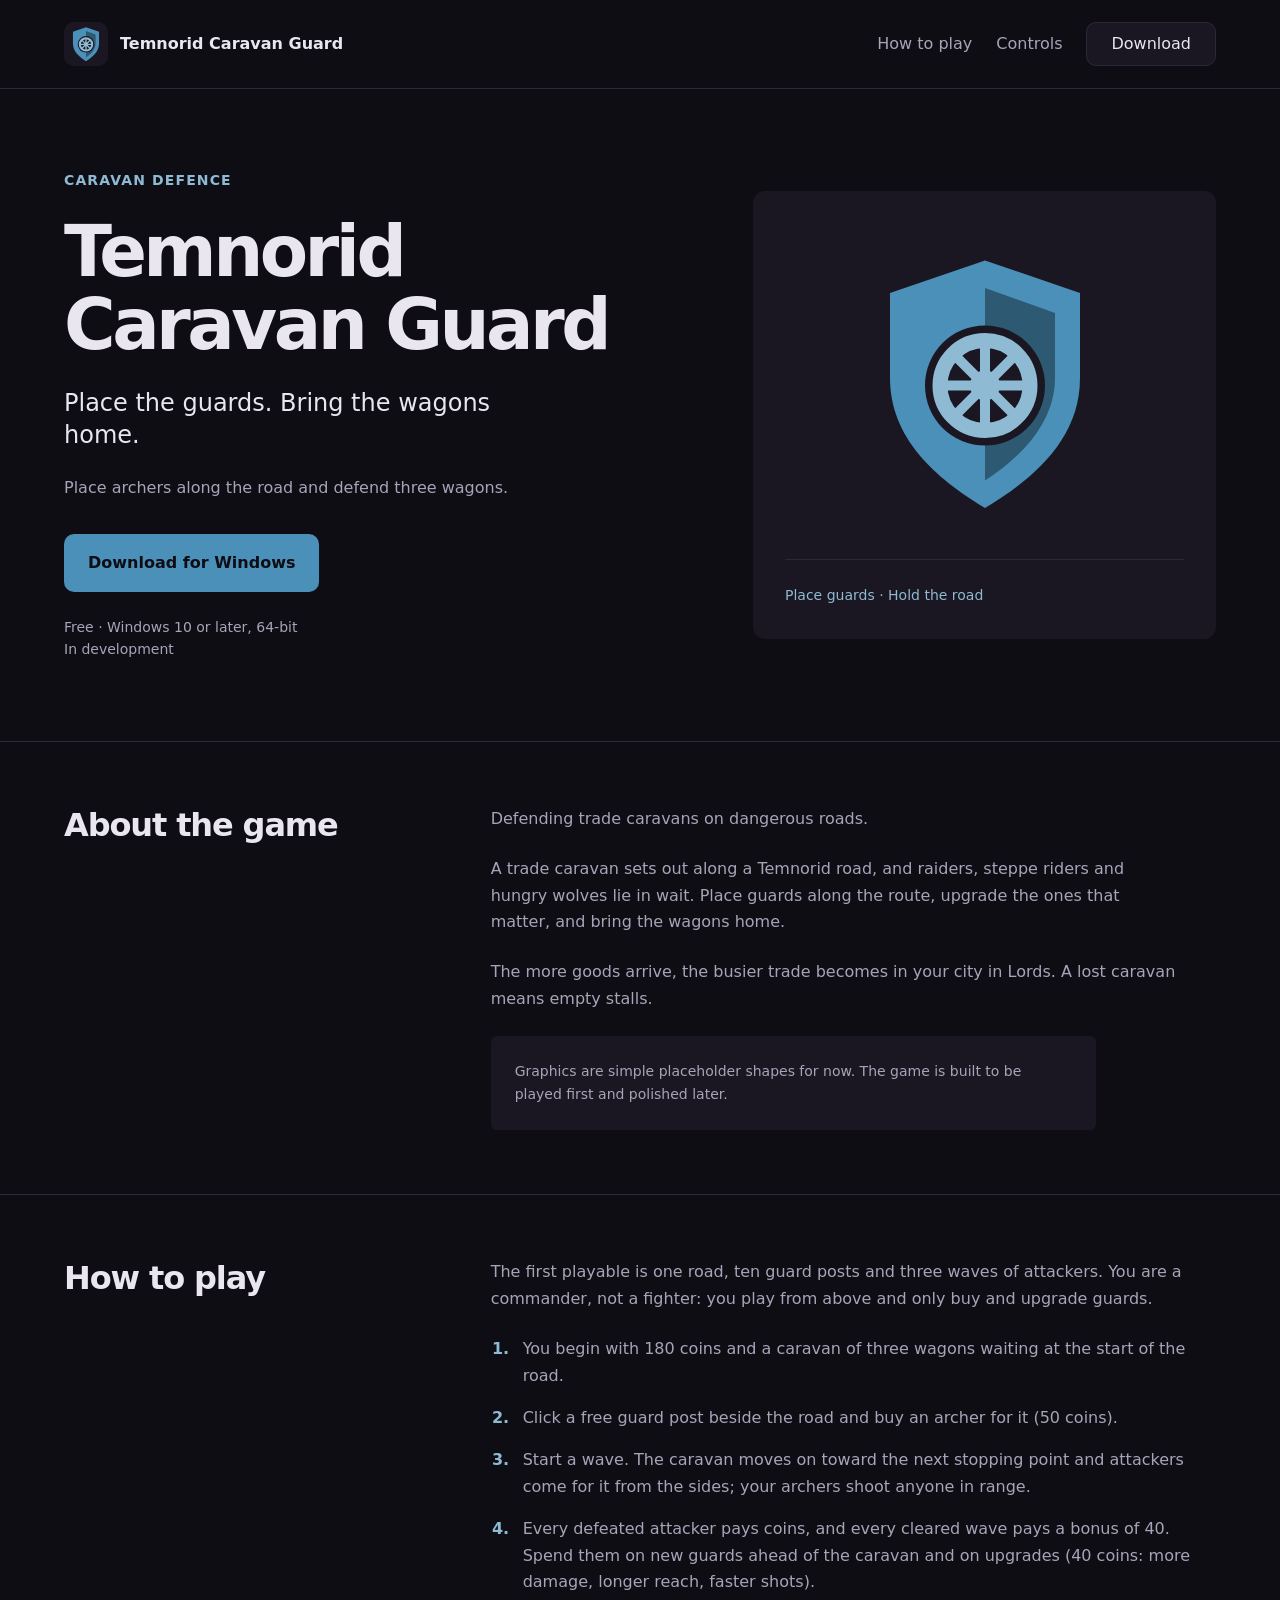
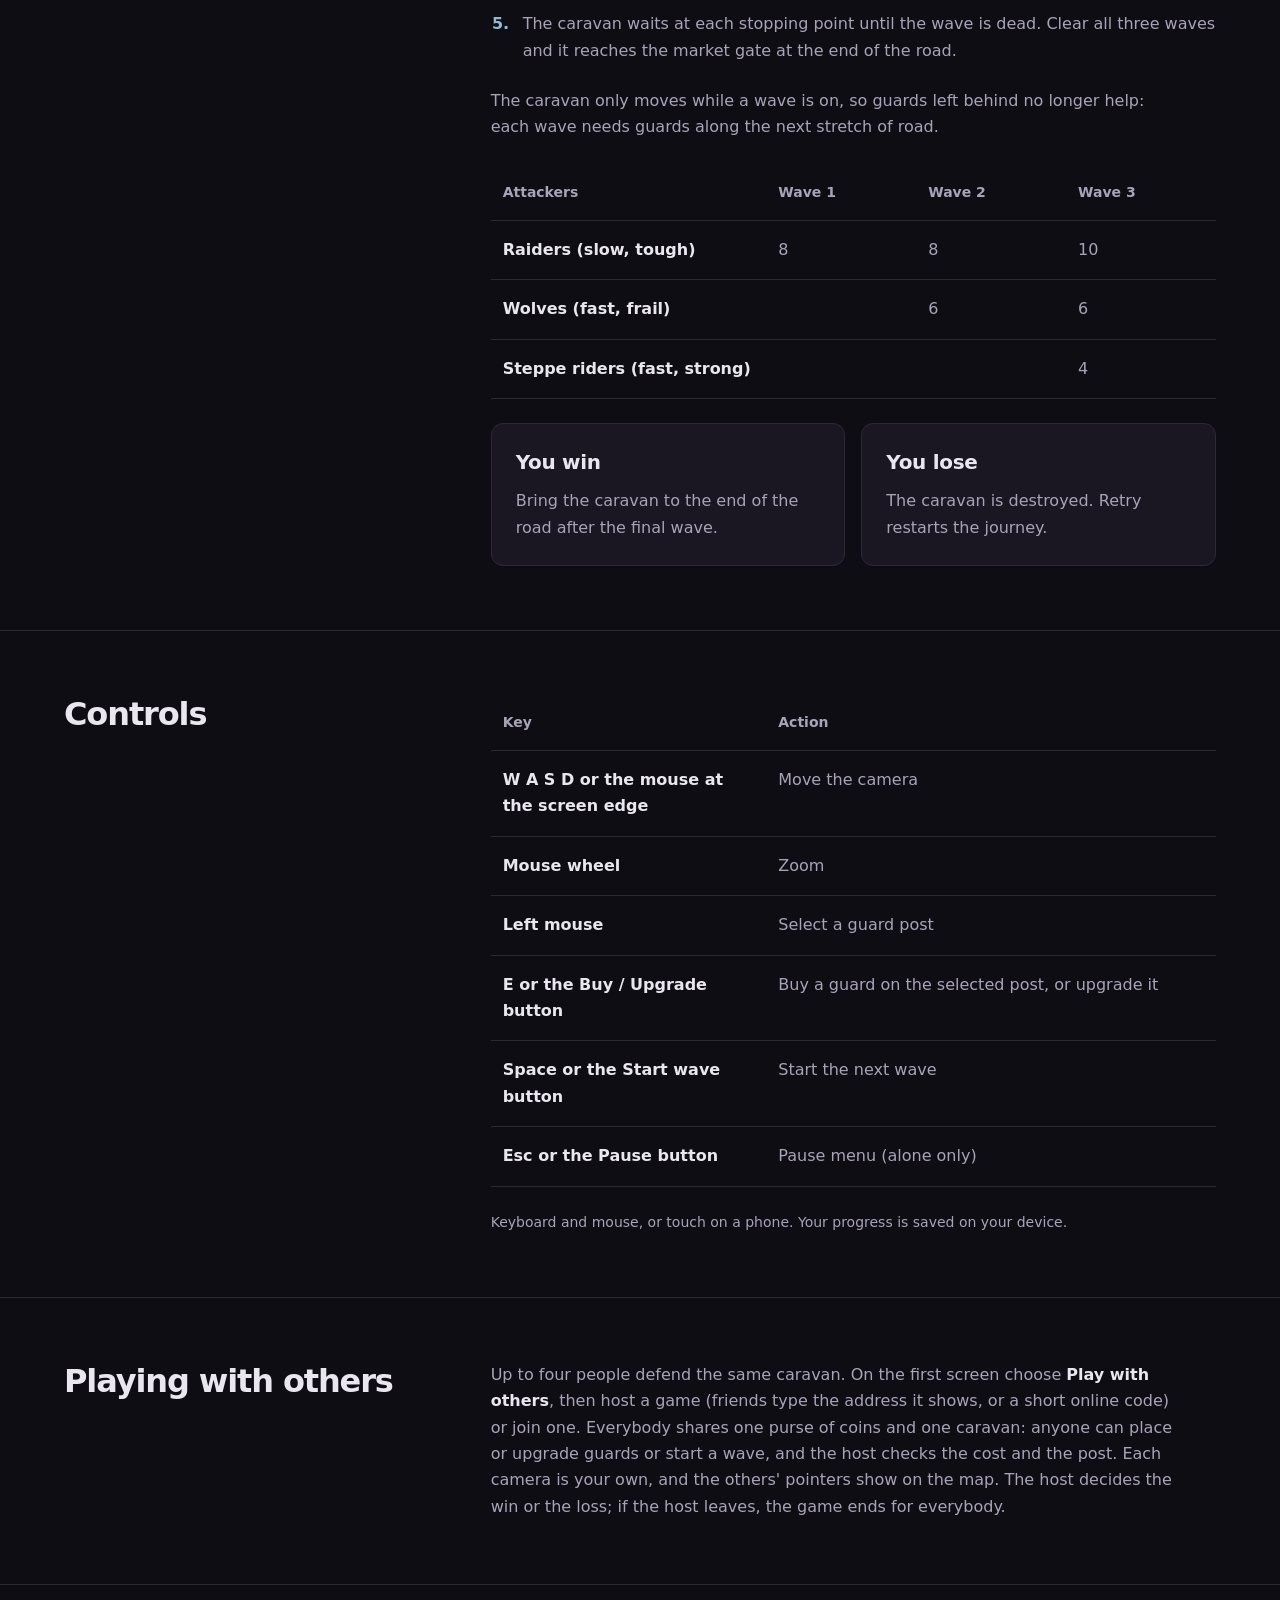
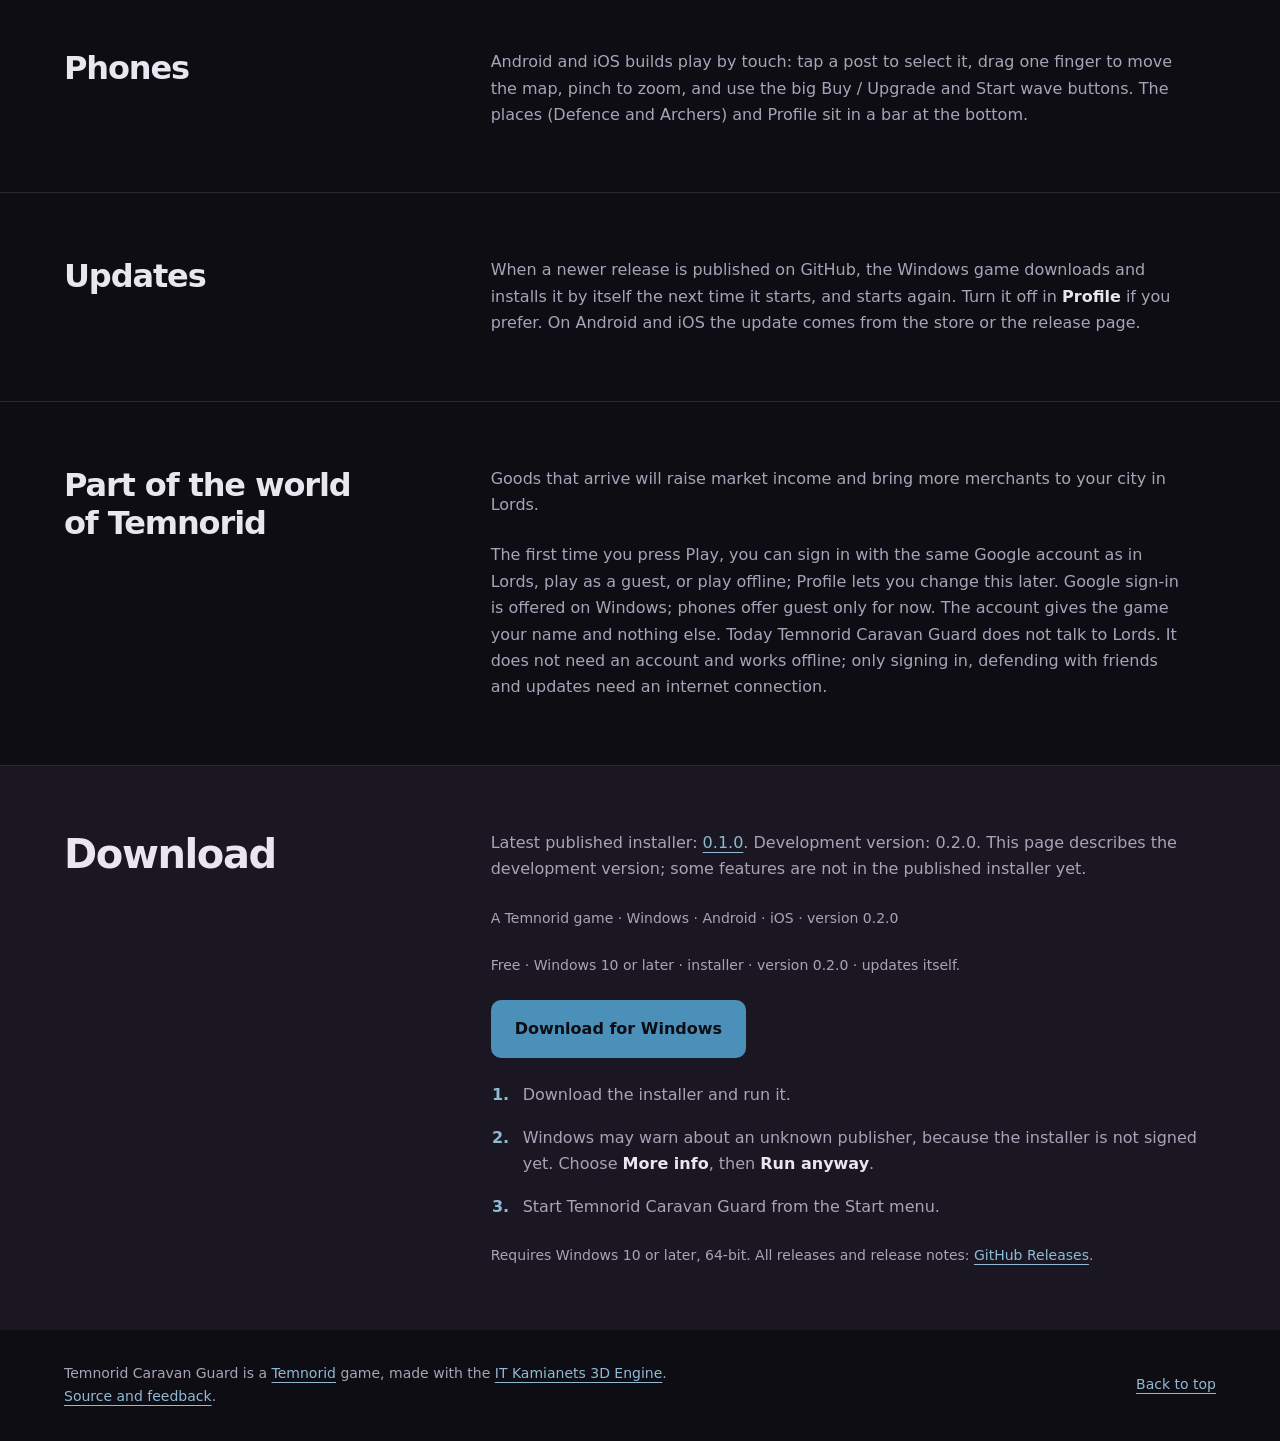
<file: docs/index.html>
<!doctype html>
<html lang="en">
<head>
	<meta charset="utf-8">
	<meta name="viewport" content="width=device-width, initial-scale=1">
	<title>Temnorid Caravan Guard</title>
	<meta name="description" content="Defend a trade caravan in Temnorid Caravan Guard. Place and upgrade archers along the road, survive three waves, and play alone or with friends.">
	<link rel="canonical" href="https://caravan-guard.temnorid.com/">
	<link rel="icon" href="/favicon.ico" sizes="16x16 32x32 48x48">
	<link rel="icon" type="image/png" href="/favicon.png" sizes="48x48">
	<link rel="icon" type="image/svg+xml" href="/favicon.svg" sizes="any">
	<link rel="apple-touch-icon" href="/apple-touch-icon.png" sizes="180x180">
	<meta property="og:type" content="website">
	<meta property="og:site_name" content="Temnorid Caravan Guard">
	<meta property="og:title" content="Temnorid Caravan Guard">
	<meta property="og:description" content="Defend a trade caravan in Temnorid Caravan Guard. Place and upgrade archers along the road, survive three waves, and play alone or with friends.">
	<meta property="og:url" content="https://caravan-guard.temnorid.com/">
	<meta property="og:locale" content="en_US">
	<meta property="og:image" content="https://caravan-guard.temnorid.com/seo-image.png">
	<meta property="og:image:type" content="image/png">
	<meta property="og:image:width" content="1200">
	<meta property="og:image:height" content="630">
	<meta property="og:image:alt" content="Temnorid Caravan Guard — Place guards · Hold the road">
	<meta name="twitter:card" content="summary_large_image">
	<meta name="twitter:title" content="Temnorid Caravan Guard">
	<meta name="twitter:description" content="Defend a trade caravan in Temnorid Caravan Guard. Place and upgrade archers along the road, survive three waves, and play alone or with friends.">
	<meta name="twitter:image" content="https://caravan-guard.temnorid.com/seo-image.png">
	<meta name="twitter:image:alt" content="Temnorid Caravan Guard — Place guards · Hold the road">
	<meta name="theme-color" content="#0f0d14">
	<script type="application/ld+json">
{
  "@context": "https://schema.org",
  "@graph": [
    {
      "@type": "WebSite",
      "@id": "https://caravan-guard.temnorid.com/#website",
      "name": "Temnorid Caravan Guard",
      "url": "https://caravan-guard.temnorid.com/",
      "inLanguage": "en",
      "image": "https://caravan-guard.temnorid.com/seo-image.png",
      "about": {
        "@id": "https://caravan-guard.temnorid.com/#game"
      }
    },
    {
      "@type": "WebPage",
      "@id": "https://caravan-guard.temnorid.com/#webpage",
      "name": "Temnorid Caravan Guard",
      "url": "https://caravan-guard.temnorid.com/",
      "description": "Defend a trade caravan in Temnorid Caravan Guard. Place and upgrade archers along the road, survive three waves, and play alone or with friends.",
      "isPartOf": {
        "@id": "https://caravan-guard.temnorid.com/#website"
      },
      "about": {
        "@id": "https://caravan-guard.temnorid.com/#game"
      },
      "primaryImageOfPage": {
        "@type": "ImageObject",
        "url": "https://caravan-guard.temnorid.com/seo-image.png",
        "width": 1200,
        "height": 630
      }
    },
    {
      "@type": "VideoGame",
      "@id": "https://caravan-guard.temnorid.com/#game",
      "name": "Temnorid Caravan Guard",
      "url": "https://caravan-guard.temnorid.com/",
      "description": "Defend a trade caravan in Temnorid Caravan Guard. Place and upgrade archers along the road, survive three waves, and play alone or with friends.",
      "image": "https://caravan-guard.temnorid.com/seo-image.png",
      "thumbnailUrl": "https://caravan-guard.temnorid.com/logo.png",
      "genre": "Strategy",
      "gamePlatform": "Windows",
      "operatingSystem": "Windows 10 or later, 64-bit",
      "softwareVersion": "0.1.0",
      "downloadUrl": "https://github.com/WebArtWork/caravan-guard.temnorid.com/releases/latest/download/Temnorid-CaravanGuard-Setup.exe",
      "releaseNotes": "https://github.com/WebArtWork/caravan-guard.temnorid.com/releases/tag/v0.1.0",
      "isAccessibleForFree": true,
      "inLanguage": "en",
      "publisher": {
        "@type": "Organization",
        "name": "Temnorid",
        "url": "https://temnorid.com/"
      }
    }
  ]
}
</script>
	<link rel="stylesheet" href="./site.css">
</head>
<body>
<a class="skip-link" href="#main">Skip to content</a>
	<header class="site">
		<div class="wrap">
			<a class="brand" href="./"><img src="./logo.svg" alt="" width="44" height="44">Temnorid Caravan Guard</a>
			<nav aria-label="Main">
				<a href="#play">How to play</a>
				<a href="#controls">Controls</a>
				<a href="#download">Download</a>
			</nav>
		</div>
	</header>

	<main id="main" tabindex="-1">
		<div class="hero"><div class="wrap hero-grid"><div class="hero-copy">
				<p class="eyebrow">Caravan defence</p>
				<h1>Temnorid Caravan Guard</h1>
				<p class="tagline">Place the guards. Bring the wagons home.</p>
				<p class="lead">Place archers along the road and defend three wagons.</p>
				<a class="btn" href="https://github.com/WebArtWork/caravan-guard.temnorid.com/releases/latest/download/Temnorid-CaravanGuard-Setup.exe">Download for Windows</a>
				<p class="fine">Free · Windows 10 or later, 64-bit<br>In development</p>
			</div><figure class="brand-art"><img src="./logo.svg" alt="" width="1024" height="1024"><figcaption>Place guards · Hold the road</figcaption></figure></div></div>

		<section id="about" aria-labelledby="about-title"><div class="wrap section-grid"><div class="section-intro"><h2 id="about-title">About the game</h2></div><div class="section-body"><p>Defending trade caravans on dangerous roads.</p>
				<p>A trade caravan sets out along a Temnorid road, and raiders, steppe riders and hungry wolves lie in wait. Place guards along the route, upgrade the ones that matter, and bring the wagons home.</p>
				<p>The more goods arrive, the busier trade becomes in your city in Lords. A lost caravan means empty stalls.</p>
				<p class="note">Graphics are simple placeholder shapes for now. The game is built to be played first and polished later.</p>
			</div></div></section>

		<section id="play" aria-labelledby="play-title"><div class="wrap section-grid"><div class="section-intro"><h2 id="play-title">How to play</h2></div><div class="section-body">
				<p>The first playable is one road, ten guard posts and three waves of attackers. You are a commander, not a fighter: you play from above and only buy and upgrade guards.</p>
				<ol>
						<li>You begin with 180 coins and a caravan of three wagons waiting at the start of the road.</li>
						<li>Click a free guard post beside the road and buy an archer for it (50 coins).</li>
						<li>Start a wave. The caravan moves on toward the next stopping point and attackers come for it from the sides; your archers shoot anyone in range.</li>
						<li>Every defeated attacker pays coins, and every cleared wave pays a bonus of 40. Spend them on new guards ahead of the caravan and on upgrades (40 coins: more damage, longer reach, faster shots).</li>
						<li>The caravan waits at each stopping point until the wave is dead. Clear all three waves and it reaches the market gate at the end of the road.</li>
					</ol>
					<p>The caravan only moves while a wave is on, so guards left behind no longer help: each wave needs guards along the next stretch of road.</p>
					<table>
						<thead><tr><th scope="col">Attackers</th><th scope="col">Wave 1</th><th scope="col">Wave 2</th><th scope="col">Wave 3</th></tr></thead>
						<tbody>
							<tr><td>Raiders (slow, tough)</td><td>8</td><td>8</td><td>10</td></tr>
							<tr><td>Wolves (fast, frail)</td><td></td><td>6</td><td>6</td></tr>
							<tr><td>Steppe riders (fast, strong)</td><td></td><td></td><td>4</td></tr>
						</tbody>
					</table>
				<div class="cards">
					<div class="card"><h3>You win</h3><p>Bring the caravan to the end of the road after the final wave.</p></div>
					<div class="card"><h3>You lose</h3><p>The caravan is destroyed. Retry restarts the journey.</p></div>
				</div>
			</div></div></section>

		<section id="controls" aria-labelledby="controls-title"><div class="wrap section-grid"><div class="section-intro"><h2 id="controls-title">Controls</h2></div><div class="section-body">
				<table>
					<thead><tr><th scope="col">Key</th><th scope="col">Action</th></tr></thead>
					<tbody>
						<tr><td>W A S D or the mouse at the screen edge</td><td>Move the camera</td></tr>
						<tr><td>Mouse wheel</td><td>Zoom</td></tr>
						<tr><td>Left mouse</td><td>Select a guard post</td></tr>
							<tr><td>E or the Buy / Upgrade button</td><td>Buy a guard on the selected post, or upgrade it</td></tr>
						<tr><td>Space or the Start wave button</td><td>Start the next wave</td></tr>
						<tr><td>Esc or the Pause button</td><td>Pause menu (alone only)</td></tr>
					</tbody>
				</table>
				<p class="fine">Keyboard and mouse, or touch on a phone. Your progress is saved on your device.</p>
			</div></div></section>

		<section id="others" aria-labelledby="others-title"><div class="wrap section-grid"><div class="section-intro"><h2 id="others-title">Playing with others</h2></div><div class="section-body">
				<p>Up to four people defend the same caravan. On the first screen choose <strong>Play with others</strong>, then host a game (friends type the address it shows, or a short online code) or join one. Everybody shares one purse of coins and one caravan: anyone can place or upgrade guards or start a wave, and the host checks the cost and the post. Each camera is your own, and the others' pointers show on the map. The host decides the win or the loss; if the host leaves, the game ends for everybody.</p>
			</div></div></section>

		<section id="phones" aria-labelledby="phones-title"><div class="wrap section-grid"><div class="section-intro"><h2 id="phones-title">Phones</h2></div><div class="section-body">
				<p>Android and iOS builds play by touch: tap a post to select it, drag one finger to move the map, pinch to zoom, and use the big Buy / Upgrade and Start wave buttons. The places (Defence and Archers) and Profile sit in a bar at the bottom.</p>
			</div></div></section>

		<section id="updates" aria-labelledby="updates-title"><div class="wrap section-grid"><div class="section-intro"><h2 id="updates-title">Updates</h2></div><div class="section-body">
				<p>When a newer release is published on GitHub, the Windows game downloads and installs it by itself the next time it starts, and starts again. Turn it off in <strong>Profile</strong> if you prefer. On Android and iOS the update comes from the store or the release page.</p>
			</div></div></section>

		<section id="lords" aria-labelledby="lords-title"><div class="wrap section-grid"><div class="section-intro"><h2 id="lords-title">Part of the world of Temnorid</h2></div><div class="section-body">
				<p>Goods that arrive will raise market income and bring more merchants to your city in Lords.</p>
				<p>The first time you press Play, you can sign in with the same Google account as in Lords, play as a guest, or play offline; Profile lets you change this later. Google sign-in is offered on Windows; phones offer guest only for now. The account gives the game your name and nothing else. Today Temnorid Caravan Guard does not talk to Lords. It does not need an account and works offline; only signing in, defending with friends and updates need an internet connection.</p>
			</div></div></section>

		<section id="download" aria-labelledby="download-title"><div class="wrap section-grid"><div class="section-intro"><h2 id="download-title">Download</h2></div><div class="section-body"><p class="release-status">Latest published installer: <a href="https://github.com/WebArtWork/caravan-guard.temnorid.com/releases/tag/v0.1.0">0.1.0</a>. Development version: 0.2.0. This page describes the development version; some features are not in the published installer yet.</p><p class="release-meta">A Temnorid game · Windows · Android · iOS · version 0.2.0</p><p class="fine">Free · Windows 10 or later · installer · version 0.2.0 · updates itself. </p>
				<p><a class="btn" href="https://github.com/WebArtWork/caravan-guard.temnorid.com/releases/latest/download/Temnorid-CaravanGuard-Setup.exe">Download for Windows</a></p>
				<ol>
					<li>Download the installer and run it.</li>
					<li>Windows may warn about an unknown publisher, because the installer is not signed yet. Choose <strong>More info</strong>, then <strong>Run anyway</strong>.</li>
					<li>Start Temnorid Caravan Guard from the Start menu.</li>
				</ol>
				<p class="fine">Requires Windows 10 or later, 64-bit. All releases and release notes: <a href="https://github.com/WebArtWork/caravan-guard.temnorid.com/releases">GitHub Releases</a>.</p>
			</div></div></section>
	</main>

	<footer>
		<div class="wrap">
			<p>Temnorid Caravan Guard is a <a href="https://temnorid.com">Temnorid</a> game, made with the <a href="https://3d.itkamianets.com">IT Kamianets 3D Engine</a>. <a href="https://github.com/WebArtWork/caravan-guard.temnorid.com">Source and feedback</a>.</p>
		<a class="back-top" href="#main">Back to top</a></div>
	</footer>
</body>
</html>
</file>
<file: docs/site.css>
:root { --accent: #4a90b8; --bg: #0f0d14; --panel: #1a1722; --line: #2d2838; --text: #e9e6f0; --muted: #a9a3b8; --accent-soft: #8fbad3; --button-text: #0f0d14; }

:root { color-scheme: dark; --radius: .75rem; }
* { box-sizing: border-box; }
html { scroll-padding-top: 7rem; }
body { margin: 0; background: var(--bg); color: var(--text); font: 1rem/1.65 system-ui,-apple-system,"Segoe UI",Roboto,sans-serif; }
a { color: var(--accent-soft); text-underline-offset: .25rem; }
a:hover { color: var(--text); }
:focus-visible { outline: .125rem solid var(--accent-soft); outline-offset: .25rem; }
::selection { background: var(--accent); color: var(--button-text); }
.wrap { width: min(100% - 3rem,72rem); margin-inline: auto; }
.skip-link { position: absolute; top: -6rem; left: 1.5rem; z-index: 4; background: var(--accent); color: var(--button-text); padding: .75rem 1.5rem; border-radius: .625rem; }
.skip-link:focus { top: 1rem; }
header.site { position: sticky; top: 0; z-index: 2; background: var(--bg); border-bottom: .0625rem solid var(--line); }
header.site .wrap { display: flex; align-items: center; justify-content: space-between; min-height: 5.5rem; gap: 1.5rem; }
.brand { display: inline-flex; align-items: center; gap: .75rem; font-weight: 700; text-decoration: none; color: var(--text); min-height: 2.75rem; }
.brand img { width: 2.75rem; height: 2.75rem; border-radius: .625rem; flex: none; }
nav { display: flex; align-items: center; gap: 1.5rem; }
nav a { display: inline-flex; align-items: center; justify-content: center; min-height: 2.75rem; text-decoration: none; color: var(--muted); }
nav a:last-child { border: .0625rem solid var(--line); border-radius: .625rem; background: var(--panel); color: var(--text); padding-inline: 1.5rem; }
nav a:last-child:hover { border-color: var(--accent); }
h1,h2,h3,p,figure { margin: 0; }
h1,h2,h3 { text-wrap: balance; }
.hero { padding-block: 5rem; }
.hero-grid { display: grid; grid-template-columns: minmax(0,1.35fr) minmax(0,1fr); align-items: center; gap: 4rem; }
.eyebrow { color: var(--accent-soft); font-size: .875rem; font-weight: 600; letter-spacing: .08em; text-transform: uppercase; margin-bottom: 1.5rem; }
h1 { font-size: clamp(3rem,5.5vw,5rem); line-height: 1.04; letter-spacing: -.05em; font-weight: 700; }
.tagline { font-size: 1.5rem; line-height: 1.35; margin-top: 1.5rem; max-width: 30ch; }
.lead { color: var(--muted); max-width: 48ch; margin-top: 1.5rem; }
.hero .btn { margin-top: 2rem; }
.btn { display: inline-flex; align-items: center; justify-content: center; min-height: 3.5rem; padding: 1rem 1.5rem; border-radius: .625rem; background: var(--accent); color: var(--button-text); font-weight: 700; text-decoration: none; text-align: center; max-width: 100%; overflow-wrap: anywhere; }
.btn:hover { background: var(--accent-soft); color: var(--bg); }
.fine { font-size: .875rem; color: var(--muted); line-height: 1.6; }
.hero .fine { margin-top: 1.5rem; }
.brand-art { background: var(--panel); padding: 2rem; border-radius: var(--radius); }
.brand-art img { display: block; width: 100%; max-width: 20rem; height: auto; margin-inline: auto; }
.brand-art figcaption { font-size: .875rem; color: var(--accent-soft); border-top: .0625rem solid var(--line); padding-top: 1.5rem; margin-top: 1rem; }
section { padding-block: 4rem; border-top: .0625rem solid var(--line); }
.section-grid { display: grid; grid-template-columns: minmax(0,1fr) minmax(0,2fr); gap: 4rem; align-items: start; }
h2 { font-size: 2rem; line-height: 1.2; letter-spacing: -.035em; }
h3 { font-size: 1.25rem; line-height: 1.4; font-weight: 600; letter-spacing: -.015em; }
.section-body { min-width: 0; }
.section-body > * + * { margin-top: 1.5rem; }
.section-body > h3 { margin-top: 2rem; }
.section-body p { max-width: 68ch; color: var(--muted); }
.section-body strong { color: var(--text); font-weight: 600; }
ol,ul { padding-left: 1.5rem; margin: 0; color: var(--muted); }
li { padding-left: .25rem; margin-bottom: .75rem; }
li::marker { color: var(--accent-soft); font-weight: 600; }
ol li { padding-left: .5rem; margin-bottom: 1rem; }
.cards { display: grid; grid-template-columns: repeat(auto-fit,minmax(min(100%,15rem),1fr)); gap: 1rem; }
.card { display: flex; flex-direction: column; padding: 1.5rem; background: var(--panel); border: .0625rem solid var(--line); border-radius: var(--radius); }
.card p { flex: 1; margin-top: .75rem; }
.note { background: var(--panel); padding: 1.5rem; border-radius: .375rem; font-size: .875rem; }
table { width: 100%; border-collapse: collapse; text-align: left; }
caption { color: var(--muted); font-size: .875rem; text-align: left; margin-bottom: 1rem; }
th,td { padding: 1rem .75rem; border-bottom: .0625rem solid var(--line); vertical-align: top; overflow-wrap: anywhere; }
thead th { color: var(--muted); font-weight: 600; font-size: .875rem; }
td { color: var(--muted); }
td:first-child { color: var(--text); font-weight: 600; width: 38%; }
.shot { background: var(--panel); padding: 1.5rem; border-radius: var(--radius); color: var(--muted); font-size: .875rem; }
.release-meta { color: var(--accent-soft); font-size: .875rem; }
#download { background: var(--panel); }
#download .section-intro h2 { font-size: 2.5rem; }
footer { color: var(--muted); font-size: .875rem; padding-block: 2rem; }
footer .wrap { display: flex; flex-wrap: wrap; justify-content: space-between; align-items: start; gap: 1.5rem; }
footer p { max-width: 68ch; }
.back-top { display: inline-flex; align-items: center; min-height: 2.75rem; }
@media (max-width:900px) { .hero-grid,.section-grid { gap: 2rem; } .brand-art { padding: 1.5rem; } nav { gap: 1rem; } }
@media (max-width:700px) {
 html { scroll-padding-top: 1.5rem; }
 header.site { position: relative; }
 header.site .wrap { flex-wrap: wrap; gap: 0; padding-top: 1rem; }
 .brand { padding-bottom: .75rem; }
 nav { width: 100%; flex-wrap: wrap; justify-content: space-between; gap: .5rem; border-top: .0625rem solid var(--line); padding-block: .5rem; }
 nav a { flex: 1; padding-inline: .25rem; text-align: center; }
 nav:has(a:nth-child(4)) { display: grid; grid-template-columns: repeat(2,minmax(0,1fr)); gap: .25rem .75rem; }
 nav a:last-child { padding-inline: .75rem; }
 .hero { padding-block: 3rem; }
 .hero-grid,.section-grid { grid-template-columns: minmax(0,1fr); gap: 2rem; }
 h1 { font-size: clamp(2.75rem,11vw,4rem); }
 .hero .btn { display: flex; width: 100%; }
 .brand-art img { max-width: 12rem; }
 section { padding-block: 3rem; }
 .cards { grid-template-columns: minmax(0,1fr); }
 th,td { padding: .75rem .5rem; }
 footer .wrap { flex-direction: column; }
}
@media (prefers-reduced-motion:no-preference) { html { scroll-behavior: smooth; } }
</file>
